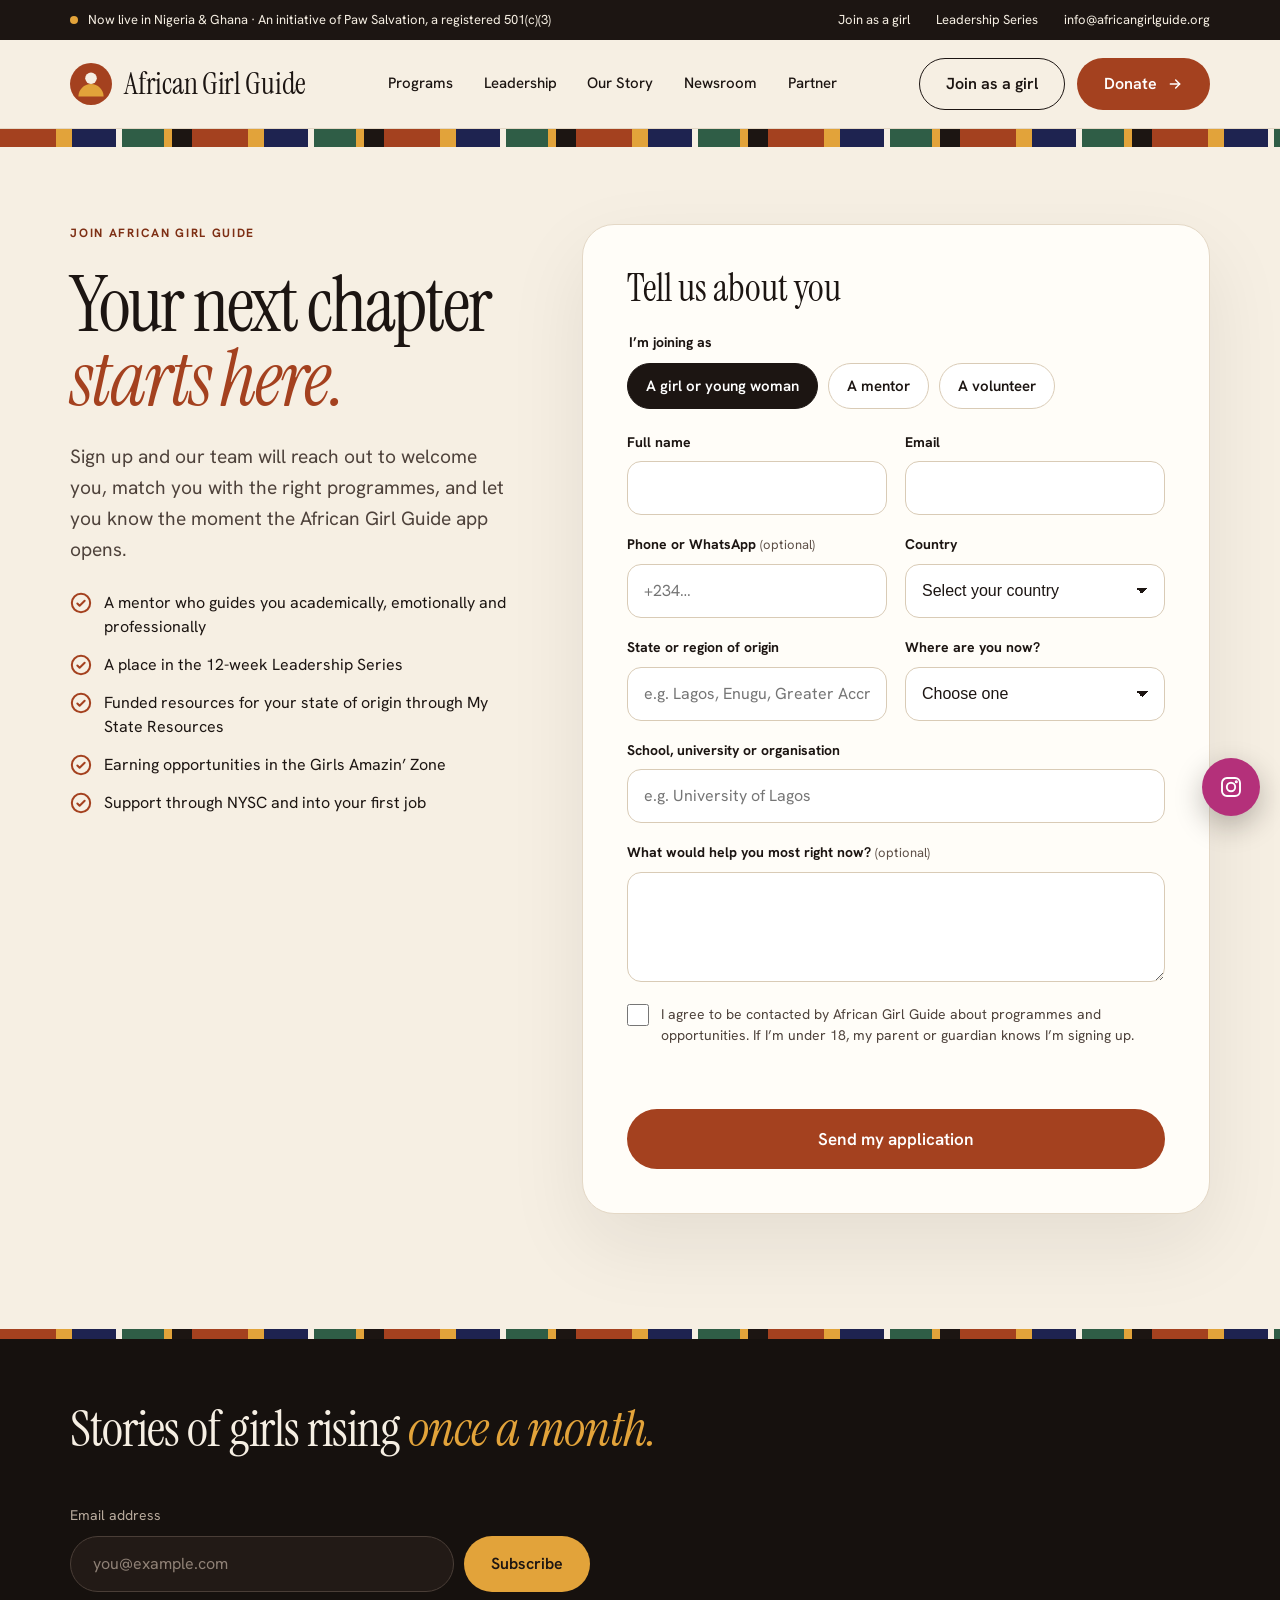
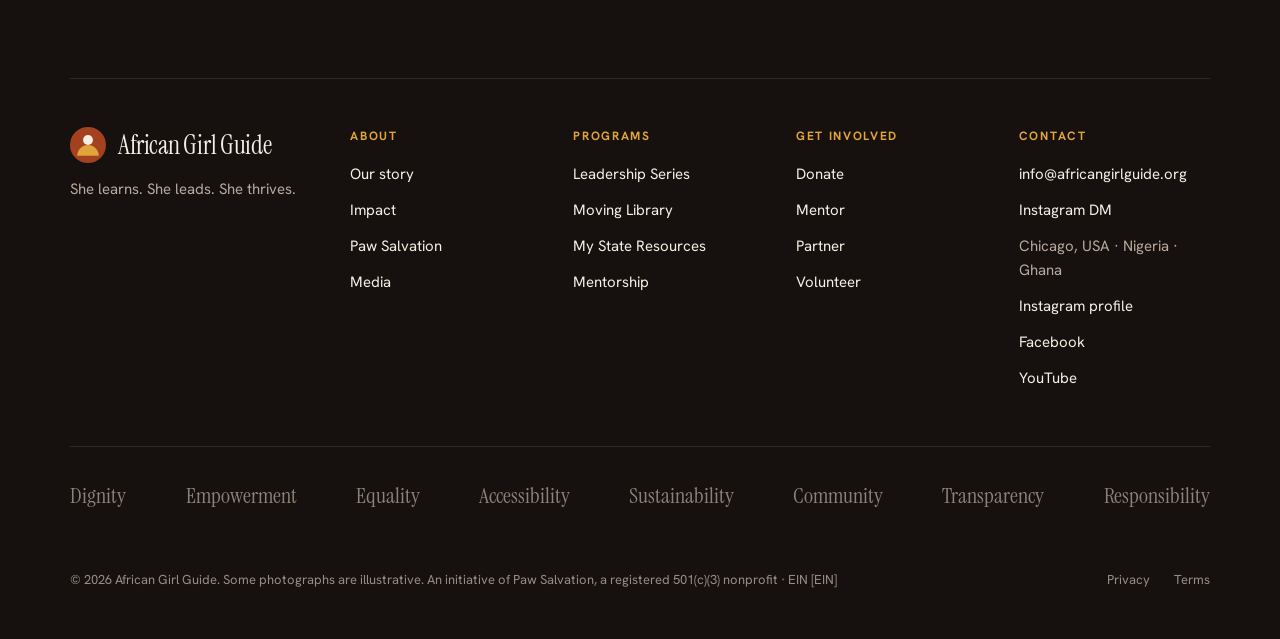
<file: join.html>
<!doctype html>
<html lang="en">
<head>
<meta charset="utf-8">
<meta name="viewport" content="width=device-width, initial-scale=1, viewport-fit=cover">
<title>Join | African Girl Guide</title>
<meta name="description" content="Join African Girl Guide as a girl, mentor or volunteer. Get mentorship, leadership training, state resources and earning opportunities.">
<meta name="theme-color" content="#F6EFE3">
<meta property="og:type" content="website">
<meta property="og:title" content="Join | African Girl Guide">
<meta property="og:description" content="Education support, mentorship and leadership for the African girl child. Now live in Nigeria and Ghana.">
<meta property="og:site_name" content="African Girl Guide">
<meta name="twitter:card" content="summary_large_image">
<link rel="icon" href="data:image/svg+xml,%3Csvg%20xmlns%3D%22http%3A//www.w3.org/2000/svg%22%20viewBox%3D%220%200%2040%2040%22%20xmlns%3Ac2pa%3D%22http%3A//c2pa.org/manifest%22%3E%3Cmetadata%3E%3Cc2pa%3Amanifest%[base64]%2BUOue/28uJVzmy2AAAAZljYm9yomdhY3Rpb25zgqJmYWN0aW9ua2MycGEub3BlbmVkanBhcmFtZXRlcnOha2luZ3JlZGllbnRzgaJjdXJseC1zZWxmI2p1bWJmPWMycGEuYXNzZXJ0aW9ucy9jMnBhLmluZ3JlZGllbnQudjNkaGFzaFggm4/PN3LX4PxHgP0C6e/[base64]%[base64]/EeA/QLp79H0qYpmCDmbBqs2xzZGO7C406JjdXJseCpzZWxmI2p1bWJmPWMycGEuYXNzZXJ0aW9ucy9jMnBhLmFjdGlvbnMudjJkaGFzaFgg35w/yuu5gFGuzwIzhx11g7RnYmvnwTZPQJImfTDfKPyiY3VybHgpc2VsZiNqdW1iZj1jMnBhLmFzc2VydGlvbnMvYzJwYS5oYXNoLmRhdGFkaGFzaFgglD1M%2BO733h/Y51b%2B2g44LBQKV4R0wz/aAqo2hMkQExp0Y2xhaW1fZ2VuZXJhdG9yX2luZm%[base64]/[base64]/3cyjxFA3Qo5S46fX0/ihY0VZ7mfb9KF703t5OjWDBWMA4GA1UdDwEB/wQEAwIHgDAVBgNVHSUEDjAMBgorBgEEAYPoXgIBMAwGA1UdEwEB/wQCMAAwHwYDVR0jBBgwFoAUzlHiBIFOZFsj%2BOPEz5o%2BnMHXXMIwCgYIKoZIzj0EAwMDZwAwZAIwMXMdFJ4BetLLVY7ORuE9noqbbAZOZn/aArXyTwFAZfKrPzxF2vPoJNf1%2BUCdg1XGAjBwX1zd9WGqYkqmL5SFqw1QySjr1zJfpJM9%2B1rdDwSPLMOPOjKuiXjoU/[base64]/BnI8uarfYmRK7hcsPLVxmveGRLNJ1gKCsA1rcUyzzdkfHrmC1wE5y%2BOTgkphy8kJbGc5U4w%3D%3C/c2pa%3Amanifest%3E%3C/metadata%3E%3Ccircle%20cx%3D%2220%22%20cy%3D%2220%22%20r%3D%2220%22%20fill%3D%22%23A4411F%22/%3E%3Cpath%20d%3D%22M8%2032a12%2012%200%200%201%2024%200z%22%20fill%3D%22%23E2A33A%22/%3E%3Ccircle%20cx%3D%2220%22%20cy%3D%2214.5%22%20r%3D%225.5%22%20fill%3D%22%23F6EFE3%22/%3E%3C/svg%3E" type="image/svg+xml">
<link rel="preconnect" href="https://fonts.googleapis.com">
<link rel="preconnect" href="https://fonts.gstatic.com" crossorigin>
<link href="https://fonts.googleapis.com/css2?family=Instrument+Serif:ital@0;1&family=Hanken+Grotesk:wght@400;500;600;700&display=swap" rel="stylesheet">
<style>
/* African Girl Guide — site styles
   Palette: ivory, terracotta, indigo, gold, forest. Type: Instrument Serif + Hanken Grotesk. */

:root {
  --ivory: #F6EFE3;
  --paper: #FFFDF8;
  --cream: #FBF7F0;
  --sand: #EFE2CE;
  --sand-2: #F3E7D6;
  --ink: #1C1512;
  --ink-2: #16110E;
  --body: #4E423B;
  --muted: #5E5048;
  --line: #E4D8C6;
  --line-2: #D9CBB6;
  --terra: #A4411F;
  --terra-d: #7E2F14;
  --terra-dd: #8C3518;
  --indigo: #1E2350;
  --indigo-2: #2A3170;
  --indigo-line: #3A4180;
  --gold: #E2A33A;
  --green: #2F5D46;
  --serif: 'Instrument Serif', Georgia, 'Times New Roman', serif;
  --sans: 'Hanken Grotesk', system-ui, -apple-system, 'Segoe UI', sans-serif;
  --pad: clamp(20px, 5.5vw, 80px);
  --section: clamp(64px, 9vw, 120px);
  --radius-lg: 28px;
  --radius-md: 20px;
}

*, *::before, *::after { box-sizing: border-box; }
html { scroll-behavior: smooth; -webkit-text-size-adjust: 100%; }
body {
  margin: 0;
  background: var(--ivory);
  color: var(--ink);
  font-family: var(--sans);
  font-size: 17px;
  line-height: 1.6;
  -webkit-font-smoothing: antialiased;
  overflow-x: hidden;
}
img { max-width: 100%; display: block; }
a { color: var(--terra); text-decoration: none; }
a:hover { color: var(--terra-d); }
h1, h2, h3, p, blockquote, figure { margin: 0; }
button, input { font: inherit; }
:focus-visible { outline: 3px solid var(--gold); outline-offset: 3px; border-radius: 6px; }
.sr-only { position: absolute; width: 1px; height: 1px; padding: 0; margin: -1px; overflow: hidden; clip: rect(0 0 0 0); white-space: nowrap; border: 0; }
.skip { position: absolute; left: 12px; top: -60px; background: var(--ink); color: #fff; padding: 12px 18px; border-radius: 999px; z-index: 100; }
.skip:focus { top: 12px; color: #fff; }

.wrap { width: 100%; max-width: 1440px; margin: 0 auto; padding-inline: var(--pad); }
.serif { font-family: var(--serif); font-weight: 400; }
em.accent { font-style: italic; color: var(--terra); }
em.gold { font-style: italic; color: var(--gold); }

/* Patterned photo slots — swap in <img> when photography is ready */
.photo { position: relative; overflow: hidden; display: flex; align-items: flex-end; padding: 18px; }
.photo > img { position: absolute; inset: 0; width: 100%; height: 100%; object-fit: cover; }
.photo .cap { position: relative; z-index: 1; background: rgba(28,21,18,.78); color: #fff; font-size: 12px; font-weight: 600; letter-spacing: .03em; padding: 7px 12px; border-radius: 999px; }
.ph   { background-color: #C07A4F; background-image: repeating-linear-gradient(135deg, rgba(255,255,255,.09) 0 2px, transparent 2px 16px); }
.ph-i { background-color: var(--indigo-2); background-image: repeating-linear-gradient(135deg, rgba(255,255,255,.08) 0 2px, transparent 2px 16px); }
.ph-g { background-color: var(--green); background-image: repeating-linear-gradient(45deg, rgba(255,255,255,.08) 0 2px, transparent 2px 14px); }
.ph-s { background-color: #D9B98F; background-image: repeating-linear-gradient(135deg, rgba(28,21,18,.07) 0 2px, transparent 2px 16px); }
.kente { background-image: repeating-linear-gradient(90deg, var(--terra) 0 56px, var(--gold) 56px 72px, var(--indigo) 72px 116px, var(--ivory) 116px 122px, var(--green) 122px 164px, var(--gold) 164px 172px, var(--ink) 172px 192px); }
.kente-band { height: 18px; }
.kente-thin { height: 10px; }

/* Buttons */
.btn { display: inline-flex; align-items: center; justify-content: center; gap: 10px; min-height: 52px; padding: 0 26px; border-radius: 999px; font-weight: 600; font-size: 16px; border: 1.5px solid transparent; cursor: pointer; transition: background-color .15s, color .15s, border-color .15s; white-space: nowrap; }
.btn svg { flex-shrink: 0; }
.btn-lg { min-height: 60px; padding: 0 32px; font-size: 17px; }
.btn-primary { background: var(--terra); color: #fff; }
.btn-primary:hover { background: var(--terra-d); color: #fff; }
.btn-outline { border-color: var(--ink); color: var(--ink); background: transparent; }
.btn-outline:hover { background: var(--ink); color: #fff; }
.btn-dark { background: var(--ink); color: #fff; }
.btn-dark:hover { background: #000; color: #fff; }
.btn-gold { background: var(--gold); color: var(--ink); }
.btn-gold:hover { background: #F0B550; color: var(--ink); }
.btn-white { background: #fff; color: var(--terra-d); }
.btn-white:hover { background: var(--sand); color: var(--terra-d); }
.btn-ghost-light { border-color: #fff; color: #fff; }
.btn-ghost-light:hover { background: #fff; color: var(--terra-d); }
.text-link { font-weight: 600; }

.kicker { font-size: 12px; font-weight: 700; letter-spacing: .14em; text-transform: uppercase; color: var(--terra-d); }
.kicker.on-dark { color: var(--gold); }
.kicker.green { color: var(--green); }
.lede { font-size: clamp(17px, 1.5vw, 20px); line-height: 1.6; color: var(--body); max-width: 560px; }
.h-xl { font-family: var(--serif); font-weight: 400; font-size: clamp(42px, 5.2vw, 76px); line-height: 1; letter-spacing: -.02em; }
.h-lg { font-family: var(--serif); font-weight: 400; font-size: clamp(36px, 4vw, 58px); line-height: 1.03; letter-spacing: -.02em; }
.section-head { display: flex; justify-content: space-between; align-items: flex-end; gap: 32px; flex-wrap: wrap; margin-bottom: clamp(32px, 4vw, 48px); }
.section-head .stack { display: flex; flex-direction: column; gap: 14px; }
.section-head p { max-width: 400px; color: var(--muted); font-size: 16px; }

/* Utility bar */
.utility { background: var(--ink); color: var(--ivory); font-size: 13px; }
.utility .wrap { display: flex; justify-content: space-between; align-items: center; min-height: 40px; gap: 16px; }
.utility .dot { width: 8px; height: 8px; border-radius: 50%; background: var(--gold); display: inline-block; margin-right: 10px; flex-shrink: 0; }
.utility .left { display: flex; align-items: center; }
.utility .links { display: flex; gap: 26px; }
.utility a { color: var(--ivory); }
.utility a:hover { color: var(--gold); }

/* Header / nav */
.site-header { position: sticky; top: 0; z-index: 50; background: rgba(246,239,227,.96); backdrop-filter: saturate(1.2) blur(8px); border-bottom: 1px solid var(--line); }
.site-header .wrap { display: flex; align-items: center; justify-content: space-between; min-height: 88px; gap: 24px; }
.brand { display: flex; align-items: center; gap: 12px; color: var(--ink); }
.brand:hover { color: var(--ink); }
.brand .name { font-family: var(--serif); font-size: 30px; line-height: 1; letter-spacing: -.01em; white-space: nowrap; }
.nav-links { display: flex; gap: clamp(20px, 2.4vw, 36px); font-size: 15px; font-weight: 500; }
.nav-links a { color: var(--ink); padding: 8px 0; border-bottom: 2px solid transparent; }
.nav-links a:hover, .nav-links a[aria-current="page"] { border-bottom-color: var(--terra); color: var(--ink); }
.nav-cta { display: flex; gap: 12px; align-items: center; }
.menu-btn { display: none; width: 48px; height: 48px; border-radius: 50%; border: 1.5px solid var(--ink); background: transparent; align-items: center; justify-content: center; cursor: pointer; }
.mobile-menu { display: none; background: var(--ink); }
.mobile-menu.open { display: block; }
.mobile-menu .wrap { display: flex; flex-direction: column; gap: 2px; padding-block: 20px 28px; }
.mobile-menu a.big { font-family: var(--serif); font-size: 34px; color: var(--ivory); padding: 6px 0; }
.mobile-menu .btn { margin-top: 14px; }

/* Hero */
.hero .wrap { display: grid; grid-template-columns: minmax(0, 1fr) minmax(0, 1fr); gap: 40px; align-items: center; padding-block: clamp(40px, 5vw, 72px) clamp(48px, 6vw, 88px); }
.hero-copy { display: flex; flex-direction: column; gap: 28px; }
.pill { align-self: flex-start; display: inline-flex; align-items: center; gap: 10px; padding: 9px 16px; border-radius: 999px; background: var(--sand); font-size: 12px; font-weight: 700; letter-spacing: .1em; text-transform: uppercase; color: var(--terra-d); }
.hero h1 { font-family: var(--serif); font-weight: 400; font-size: clamp(64px, 9.2vw, 132px); line-height: .9; letter-spacing: -.035em; }
.hero h1 span { display: block; }
.hero-actions { display: flex; gap: 14px; flex-wrap: wrap; }
.hero-stats { display: flex; gap: 32px; flex-wrap: wrap; padding-top: 22px; border-top: 1px solid var(--line); font-size: 14px; color: var(--muted); }
.hero-stats div { display: flex; flex-direction: column; }
.hero-stats strong { font-family: var(--serif); font-weight: 400; font-size: 30px; color: var(--ink); line-height: 1.2; }

.collage { position: relative; aspect-ratio: 616 / 680; width: 100%; max-width: 640px; justify-self: end; }
.collage > * { position: absolute; }
.collage .c-circle { left: 0; top: 10%; width: 28.5%; aspect-ratio: 1; border-radius: 50%; }
.collage .c-sun { left: 24%; top: 3%; width: 10.4%; aspect-ratio: 1; border-radius: 50%; background: var(--gold); }
.collage .c-rect { left: 0; top: 42.6%; width: 28.5%; height: 36.8%; border-radius: 24px; }
.collage .c-stripe { left: 0; top: 83.2%; width: 28.5%; height: 12px; }
.collage .c-arch { left: 33%; top: 0; width: 65%; height: 82.4%; border-radius: 999px 999px 28px 28px; }
.live-card { left: 48.7%; top: 71.5%; width: min(300px, 51%); background: var(--paper); border-radius: 22px; padding: 22px; box-shadow: 0 24px 60px rgba(28,21,18,.18); display: flex; flex-direction: column; gap: 10px; }
.live-card .now { display: flex; align-items: center; gap: 8px; font-size: 11px; font-weight: 700; letter-spacing: .14em; text-transform: uppercase; color: var(--green); }
.live-card .now i { width: 8px; height: 8px; border-radius: 50%; background: var(--green); display: inline-block; animation: pulse 2.4s ease-in-out infinite; }
.live-card .title { font-family: var(--serif); font-size: 26px; line-height: 1.05; }
.live-card .meta { display: flex; gap: 16px; font-size: 13px; color: var(--muted); }
.live-card .meta b { color: var(--ink); }
.live-card a { font-size: 14px; font-weight: 600; }
@keyframes pulse { 0%, 100% { opacity: 1; } 50% { opacity: .35; } }

/* Featured strip */
.featured { border-bottom: 1px solid var(--line); }
.featured .wrap { display: flex; align-items: center; gap: 48px; padding-block: 32px; }
.featured .label { font-size: 12px; font-weight: 700; letter-spacing: .14em; text-transform: uppercase; color: #6B5B50; width: 150px; flex-shrink: 0; line-height: 1.5; }
.featured .names { display: flex; flex-grow: 1; justify-content: space-between; gap: 28px; font-family: var(--serif); font-size: clamp(22px, 2vw, 27px); color: #3A2E28; white-space: nowrap; }

/* Mission */
.mission { padding-block: var(--section) calc(var(--section) - 10px); }
.mission .statement { display: grid; grid-template-columns: 150px minmax(0, 1fr); gap: 80px; align-items: start; }
.mission .statement .kicker { padding-top: 16px; }
.mission h2 { font-family: var(--serif); font-weight: 400; font-size: clamp(38px, 4.7vw, 68px); line-height: 1.04; letter-spacing: -.02em; max-width: 1040px; }
.mission .cols { display: grid; grid-template-columns: repeat(3, minmax(0, 1fr)); gap: 40px; margin-top: 72px; padding-left: 230px; }
.mission .cols h3 { font-size: 15px; font-weight: 700; letter-spacing: .02em; margin-bottom: 12px; }
.mission .cols p { font-size: 16px; line-height: 1.7; color: var(--muted); }

/* Pillars */
.pillars { padding-bottom: var(--section); }
.pillars .section-head { border-top: 1px solid var(--line-2); padding-top: 44px; }
.pillar-grid { display: grid; grid-template-columns: repeat(3, minmax(0, 1fr)); gap: 24px; }
.pillar { background: var(--paper); border: 1px solid var(--line); border-radius: var(--radius-lg); overflow: hidden; display: flex; flex-direction: column; }
.pillar .photo { height: 200px; padding: 0; }
.pillar .body { padding: 32px; display: flex; flex-direction: column; gap: 16px; }
.pillar .num { font-family: var(--serif); font-size: 64px; line-height: .8; color: var(--terra); }
.pillar h3 { font-family: var(--serif); font-weight: 400; font-size: clamp(30px, 2.6vw, 36px); line-height: 1.05; }
.pillar p { font-size: 16px; line-height: 1.65; color: var(--muted); }
.chips { display: flex; flex-wrap: wrap; gap: 8px; padding-top: 6px; }
.chips span { font-size: 13px; font-weight: 600; padding: 7px 12px; border-radius: 999px; background: var(--sand-2); }
.pillar.dark { background: var(--indigo); border-color: var(--indigo); color: var(--ivory); }
.pillar.dark .num { color: var(--gold); }
.pillar.dark p { color: #D6D2E4; }
.pillar.dark .chips span { background: #2F3670; }
.tag-outline { font-size: 11px; font-weight: 700; letter-spacing: .12em; text-transform: uppercase; padding: 7px 11px; border-radius: 999px; border: 1px solid var(--green); color: var(--green); }
.row-between { display: flex; justify-content: space-between; align-items: flex-start; gap: 12px; }

/* Impact */
.impact { background: var(--indigo); color: var(--ivory); padding-bottom: var(--section); }
.impact .section-head { padding-top: 72px; }
.impact .section-head p { color: #D6D2E4; }
.stats { display: grid; grid-template-columns: repeat(5, minmax(0, 1fr)); }
.stat { padding: 0 28px; display: flex; flex-direction: column; gap: 12px; border-right: 1px solid var(--indigo-line); }
.stat:first-child { padding-left: 0; }
.stat:last-child { border-right: 0; padding-right: 0; }
.stat .n { font-family: var(--serif); font-size: clamp(64px, 7vw, 104px); line-height: .9; color: var(--gold); }
.stat .l { font-size: 15px; line-height: 1.5; color: #E8E4F2; }

/* Programs */
.programs { padding-block: var(--section); }
.tablist { display: flex; gap: 10px; flex-wrap: wrap; margin-bottom: 44px; }
.tab { min-height: 52px; padding: 0 24px; border-radius: 999px; border: 1.5px solid #CDBBA3; background: transparent; color: var(--ink); font-weight: 600; font-size: 15px; cursor: pointer; }
.tab:hover { border-color: var(--ink); }
.tab[aria-selected="true"] { background: var(--ink); border-color: var(--ink); color: #fff; }
.panel { display: grid; grid-template-columns: minmax(0, 1fr) minmax(0, 1fr); gap: 56px; align-items: center; }
.panel[hidden] { display: none; }
.panel .photo { height: 480px; border-radius: 32px; flex-direction: column; justify-content: space-between; align-items: flex-start; padding: 26px; }
.panel .badge { position: relative; z-index: 1; background: var(--paper); color: var(--ink); font-size: 13px; font-weight: 700; padding: 8px 14px; border-radius: 999px; }
.panel .copy { display: flex; flex-direction: column; gap: 22px; }
.panel h3 { font-family: var(--serif); font-weight: 400; font-size: clamp(40px, 4vw, 56px); line-height: 1; letter-spacing: -.02em; }
.panel .copy > p { font-size: 19px; line-height: 1.6; color: var(--body); }
.checks { list-style: none; padding: 8px 0; margin: 0; display: flex; flex-direction: column; gap: 12px; }
.checks li { display: flex; gap: 12px; align-items: flex-start; font-size: 16px; line-height: 1.5; }
.checks svg { flex-shrink: 0; margin-top: 1px; }
.panel .btn { align-self: flex-start; }

/* Journey */
.journey { background: var(--sand); padding-block: calc(var(--section) - 10px); }
.steps { display: grid; grid-template-columns: repeat(4, minmax(0, 1fr)); list-style: none; padding: 0; margin: 0; }
.step { display: flex; flex-direction: column; gap: 22px; padding-right: 28px; }
.step .rail { display: flex; align-items: center; }
.step .dotnum { width: 52px; height: 52px; border-radius: 50%; color: #fff; display: flex; align-items: center; justify-content: center; font-weight: 700; flex-shrink: 0; }
.step .line { flex-grow: 1; border-top: 2px dashed currentColor; margin-left: 12px; }
.step .word { font-family: var(--serif); font-size: clamp(48px, 4.4vw, 60px); line-height: .9; }
.step p { font-size: 16px; line-height: 1.6; color: var(--body); }
.step:last-child { padding-right: 0; }

/* Story teaser */
.teaser { background: var(--ink); color: var(--ivory); }
.teaser .wrap { display: flex; justify-content: space-between; align-items: center; gap: 48px; padding-block: 90px; }
.teaser .left { display: flex; align-items: center; gap: 40px; }
.teaser .photo { width: 160px; height: 200px; border-radius: 80px 80px 18px 18px; flex-shrink: 0; padding: 0; }
.teaser .stack { display: flex; flex-direction: column; gap: 16px; }
.teaser h2 { max-width: 760px; }
.teaser .q { font-family: var(--serif); font-style: italic; font-size: clamp(20px, 2vw, 26px); line-height: 1.25; color: #D9CFC4; }
.teaser .q small { font-family: var(--sans); font-style: normal; font-size: 14px; color: #B8AA9C; margin-left: 6px; }

/* Newsroom */
.news { padding-block: var(--section); }
.news-grid { display: grid; grid-template-columns: repeat(3, minmax(0, 1fr)); gap: 28px; }
.card-news { display: flex; flex-direction: column; gap: 16px; color: var(--ink); }
.card-news:hover { color: var(--ink); }
.card-news:hover .title { text-decoration: underline; text-decoration-thickness: 1px; text-underline-offset: 5px; }
.card-news .photo { height: 260px; border-radius: 24px; padding: 0; }
.card-news .meta { font-size: 13px; font-weight: 600; color: #6B5B50; }
.card-news .title { font-family: var(--serif); font-size: 32px; line-height: 1.08; }
.card-news .sum { font-size: 16px; line-height: 1.6; color: var(--muted); }
.card-news .more { font-size: 15px; font-weight: 600; color: var(--terra); }

/* App */
.app .wrap { display: grid; grid-template-columns: minmax(0, 1fr) minmax(0, 1fr); gap: 72px; align-items: end; padding-top: calc(var(--section) - 10px); }
.app .copy { display: flex; flex-direction: column; gap: 26px; padding-bottom: calc(var(--section) - 10px); }
.app h2 { font-family: var(--serif); font-weight: 400; font-size: clamp(48px, 5.6vw, 80px); line-height: .98; letter-spacing: -.025em; }
.stores { display: flex; gap: 12px; flex-wrap: wrap; align-items: center; }
.store { min-height: 58px; padding: 8px 22px; background: var(--ink); color: #fff; border-radius: 14px; display: flex; flex-direction: column; justify-content: center; font-size: 12px; line-height: 1.3; }
.store span { color: #B8AA9C; }
.store strong { font-size: 17px; }
.phone-stage { position: relative; height: 560px; display: flex; justify-content: center; }
.phone-stage .arch { position: absolute; left: 50%; bottom: 0; width: min(520px, 100%); height: 520px; transform: translateX(-50%); border-radius: 260px 260px 0 0; background: var(--sand); }
.phone { position: relative; width: 300px; height: 560px; background: var(--ink); border-radius: 48px 48px 0 0; padding: 12px 12px 0; }
.screen { height: 100%; background: var(--cream); border-radius: 38px 38px 0 0; padding: 28px 20px; display: flex; flex-direction: column; gap: 14px; }
.screen .hi { display: flex; justify-content: space-between; align-items: center; font-family: var(--serif); font-size: 26px; }
.s-card { border-radius: 18px; padding: 14px 16px; display: flex; flex-direction: column; gap: 4px; background: #fff; border: 1px solid var(--line); }
.s-card small { font-size: 12px; color: #6B5B50; }
.s-card b { font-size: 15px; }
.s-card.dark { background: var(--indigo); border-color: var(--indigo); color: #fff; gap: 8px; }
.s-card.dark small { color: var(--gold); font-weight: 700; letter-spacing: .12em; text-transform: uppercase; font-size: 10px; }
.s-card.dark b { font-family: var(--serif); font-weight: 400; font-size: 20px; }
.s-card.sand { background: var(--sand-2); border-color: var(--sand-2); }
.s-card.sand small { color: var(--terra-d); font-weight: 700; }
.bar { height: 6px; border-radius: 3px; background: var(--indigo-line); }
.bar i { display: block; width: 17%; height: 6px; border-radius: 3px; background: var(--gold); }

/* Footer */
.site-footer { background: var(--ink-2); color: var(--ivory); }
.site-footer .wrap { display: flex; flex-direction: column; gap: 56px; padding-block: 40px 48px; }
.newsletter { display: flex; justify-content: space-between; align-items: flex-end; gap: 48px; flex-wrap: wrap; padding-top: 24px; }
.newsletter h2 { max-width: 620px; }
.nl-form { display: flex; flex-direction: column; gap: 10px; width: min(520px, 100%); }
.nl-form label { font-size: 14px; color: #B8AA9C; }
.nl-row { display: flex; gap: 10px; }
.nl-row input { flex-grow: 1; min-width: 0; min-height: 56px; border-radius: 999px; border: 1px solid #4A3E37; background: #221A16; color: var(--ivory); padding: 0 22px; font-size: 16px; }
.nl-row input::placeholder { color: #8F8176; }
.form-msg { font-size: 14px; color: var(--gold); min-height: 1.4em; }
.foot-cols { display: grid; grid-template-columns: 1.3fr repeat(4, minmax(0, 1fr)); gap: 32px; border-top: 1px solid #332A25; padding-top: 48px; }
.foot-cols .brand { color: var(--ivory); }
.foot-cols .brand .name { font-size: 26px; }
.foot-cols p { font-size: 15px; color: #B8AA9C; margin-top: 14px; }
.foot-col { display: flex; flex-direction: column; gap: 12px; font-size: 15px; }
.foot-col h3 { font-size: 12px; font-weight: 700; letter-spacing: .14em; text-transform: uppercase; color: var(--gold); margin-bottom: 4px; }
.foot-col a { color: var(--ivory); }
.foot-col a:hover { color: var(--gold); }
.foot-col span { color: #B8AA9C; }
.values { display: flex; justify-content: space-between; flex-wrap: wrap; gap: 8px 24px; font-family: var(--serif); font-size: clamp(18px, 1.7vw, 24px); color: #8F8176; border-top: 1px solid #332A25; padding-top: 32px; }
.legal { display: flex; justify-content: space-between; gap: 16px 24px; flex-wrap: wrap; font-size: 13px; color: #9A8C80; }
.legal a { color: #9A8C80; }
.legal a:hover { color: var(--ivory); }
.legal .links { display: flex; gap: 24px; }

/* About page */
.founder { background: var(--ink); color: var(--ivory); }
.founder .wrap { display: grid; grid-template-columns: minmax(0, 1fr) minmax(0, 1fr); gap: 80px; align-items: center; padding-block: var(--section); }
.founder .portrait { position: relative; height: 640px; }
.founder .portrait .photo { position: absolute; left: 0; top: 0; width: min(480px, 84%); height: 100%; border-radius: 240px 240px 28px 28px; }
.founder .route { position: absolute; left: min(420px, 74%); top: 60px; width: 150px; height: 150px; border-radius: 50%; background: var(--gold); color: var(--ink); display: flex; align-items: center; justify-content: center; text-align: center; font-family: var(--serif); font-size: 22px; line-height: 1.05; }
.founder .copy { display: flex; flex-direction: column; gap: 26px; }
.founder .copy p { font-size: 18px; line-height: 1.7; color: #D9CFC4; }
.founder blockquote { font-family: var(--serif); font-style: italic; font-size: clamp(28px, 2.7vw, 38px); line-height: 1.15; }
.founder blockquote footer { margin-top: 14px; font-family: var(--sans); font-style: normal; font-size: 14px; letter-spacing: .03em; color: #B8AA9C; }
.awards { display: grid; grid-template-columns: repeat(2, minmax(0, 1fr)); gap: 16px; }
.award { border: 1px solid #3D322C; border-radius: 20px; padding: 20px; display: flex; flex-direction: column; gap: 6px; }
.award small { font-size: 12px; font-weight: 700; letter-spacing: .12em; text-transform: uppercase; color: var(--gold); }
.award span { font-family: var(--serif); font-size: 24px; line-height: 1.15; }

.page-hero { padding-block: clamp(48px, 7vw, 96px) clamp(40px, 5vw, 64px); }
.page-hero .wrap { display: flex; flex-direction: column; gap: 22px; }
.page-hero h1 { font-family: var(--serif); font-weight: 400; font-size: clamp(52px, 7.6vw, 112px); line-height: .94; letter-spacing: -.03em; max-width: 1100px; }

.voices { background: var(--cream); border-top: 1px solid var(--line); }
.voices .wrap { display: flex; flex-direction: column; gap: 90px; padding-block: calc(var(--section) - 10px); }
.testimonial { display: grid; grid-template-columns: 3fr 9fr; gap: 64px; align-items: center; }
.testimonial .photo { height: 300px; border-radius: 150px 150px 24px 24px; padding: 0; }
.testimonial .mark { font-family: var(--serif); font-size: 120px; line-height: .5; color: var(--terra); display: block; height: 40px; }
.testimonial p { font-family: var(--serif); font-size: clamp(34px, 3.9vw, 56px); line-height: 1.08; letter-spacing: -.015em; margin: 16px 0 22px; }
.testimonial cite { font-style: normal; display: flex; flex-direction: column; gap: 4px; }
.testimonial cite b { font-size: 17px; }
.testimonial cite span { font-size: 15px; color: var(--muted); }
.board-grid { display: grid; grid-template-columns: repeat(5, minmax(0, 1fr)); gap: 20px; list-style: none; padding: 0; margin: 0; }
.board-grid li { display: flex; flex-direction: column; gap: 12px; }
.board-grid .photo { height: 220px; border-radius: 20px; padding: 16px; }
.board-grid .mono { position: relative; z-index: 1; font-family: var(--serif); font-size: 44px; color: #fff; line-height: 1; }
.board-grid b { font-size: 17px; }
.board-grid span { font-size: 14px; line-height: 1.5; color: var(--muted); }
.board-head { border-top: 1px solid var(--line-2); padding-top: 40px; }

.partner { background: var(--terra); color: #fff; }
.partner .wrap { display: grid; grid-template-columns: minmax(0, 1fr) minmax(0, 1fr); gap: 72px; align-items: center; padding-block: calc(var(--section) - 10px); }
.partner .copy { display: flex; flex-direction: column; gap: 26px; }
.partner .copy p { font-size: 18px; line-height: 1.65; color: #FCE9DD; }
.partner .kicker { color: #FFE2B8; }
.partner-grid { display: grid; grid-template-columns: repeat(2, minmax(0, 1fr)); gap: 14px; }
.partner-grid div { background: var(--terra-dd); border-radius: 20px; padding: 26px; display: flex; flex-direction: column; gap: 8px; }
.partner-grid b { font-family: var(--serif); font-weight: 400; font-size: 30px; line-height: 1.05; }
.partner-grid span { font-size: 14px; line-height: 1.5; color: #FCE9DD; }

/* Donate page */
.donate-top { padding-block: clamp(40px, 6vw, 80px) var(--section); }
.donate-top .wrap { display: grid; grid-template-columns: minmax(0, 1fr) minmax(0, 1fr); gap: clamp(32px, 5vw, 64px); align-items: start; }
.donate-intro { display: flex; flex-direction: column; gap: 28px; }
.donate-intro h1 { font-family: var(--serif); font-weight: 400; font-size: clamp(52px, 6vw, 84px); line-height: .96; letter-spacing: -.03em; }
.donate-intro .photo { height: 300px; border-radius: var(--radius-lg); }
.trust { list-style: none; padding: 0; margin: 0; display: flex; flex-direction: column; gap: 16px; }
.trust li { display: flex; gap: 14px; align-items: flex-start; font-size: 16px; line-height: 1.55; }
.trust svg { flex-shrink: 0; }
.give-card { background: var(--paper); border: 1px solid var(--line); border-radius: 32px; padding: clamp(24px, 3vw, 40px); box-shadow: 0 30px 80px rgba(28,21,18,.10); position: sticky; top: 112px; }
.give-card form { display: flex; flex-direction: column; gap: 28px; }
.give-card fieldset { border: 0; padding: 0; margin: 0; display: flex; flex-direction: column; gap: 12px; }
.give-card legend { font-size: 14px; font-weight: 700; padding: 0; margin-bottom: 12px; }
.seg { display: grid; grid-template-columns: 1fr 1fr; gap: 6px; padding: 6px; background: var(--sand-2); border-radius: 999px; }
.seg label, .amounts label, .funds label { cursor: pointer; }
.seg input, .amounts input, .funds input { position: absolute; opacity: 0; pointer-events: none; }
.seg span { display: flex; align-items: center; justify-content: center; min-height: 50px; border-radius: 999px; font-weight: 700; font-size: 16px; }
.seg input:checked + span { background: var(--ink); color: #fff; }
.seg input:focus-visible + span, .amounts input:focus-visible + span, .funds input:focus-visible + span { outline: 3px solid var(--gold); outline-offset: 2px; }
.amounts { display: grid; grid-template-columns: repeat(3, minmax(0, 1fr)); gap: 10px; }
.amounts span { display: flex; align-items: center; justify-content: center; min-height: 64px; border-radius: 16px; border: 1.5px solid var(--line-2); background: #fff; font-family: var(--serif); font-size: 30px; }
.amounts input:checked + span { background: var(--terra); border-color: var(--terra); color: #fff; }
.custom { display: flex; align-items: center; gap: 8px; min-height: 60px; border-radius: 16px; border: 1.5px solid var(--line-2); background: #fff; padding: 0 18px; }
.custom.active { border-color: var(--terra); }
.custom span { font-family: var(--serif); font-size: 28px; color: #6B5B50; }
.custom input { flex-grow: 1; min-width: 0; border: 0; outline: none; background: transparent; font-family: var(--serif); font-size: 28px; color: var(--ink); min-height: 56px; }
.custom-label { font-size: 14px; color: var(--muted); margin-top: 4px; }
.funds { display: grid; grid-template-columns: repeat(2, minmax(0, 1fr)); gap: 10px; }
.funds span { display: flex; flex-direction: column; gap: 4px; height: 100%; padding: 16px; border-radius: 16px; border: 1.5px solid var(--line); background: #fff; }
.funds b { font-size: 15px; }
.funds small { font-size: 13px; line-height: 1.4; color: var(--muted); }
.funds input:checked + span { border-color: var(--terra); background: #FBF1E8; }
.fee { display: flex; gap: 12px; align-items: center; font-size: 15px; line-height: 1.4; color: var(--body); }
.fee input { width: 22px; height: 22px; accent-color: var(--terra); margin: 0; flex-shrink: 0; }
.give-btn { min-height: 66px; font-size: 18px; font-weight: 700; width: 100%; border: 0; }
.give-note { font-size: 13px; line-height: 1.5; color: #6B5B50; text-align: center; }
.thanks { display: flex; flex-direction: column; gap: 22px; align-items: flex-start; padding: 12px 0; }
.thanks[hidden] { display: none; }
.thanks h2 { font-family: var(--serif); font-weight: 400; font-size: clamp(40px, 4vw, 56px); line-height: 1; }
.thanks p { font-size: 18px; line-height: 1.6; color: var(--body); }
.ways { background: var(--indigo); color: var(--ivory); padding-block: calc(var(--section) - 20px); }
.ways-grid { display: grid; grid-template-columns: repeat(4, minmax(0, 1fr)); gap: 18px; }
.ways-grid a { background: var(--indigo-2); border-radius: 24px; padding: 30px; display: flex; flex-direction: column; gap: 12px; color: var(--ivory); }
.ways-grid a:hover { background: #333B80; color: var(--ivory); }
.ways-grid b { font-family: var(--serif); font-weight: 400; font-size: 30px; line-height: 1.05; }
.ways-grid span { font-size: 15px; line-height: 1.55; color: #D6D2E4; }
.ways-grid em { font-style: normal; font-weight: 600; color: var(--gold); }
.foot-slim .wrap { gap: 20px; padding-block: 36px; }
.foot-slim .top { display: flex; justify-content: space-between; align-items: center; gap: 20px; flex-wrap: wrap; }
.foot-slim .top .links { display: flex; gap: 24px; flex-wrap: wrap; font-size: 15px; }
.foot-slim .top .links a { color: var(--ivory); }

/* ---------- Responsive ---------- */
@media (max-width: 1180px) {
  .nav-links { display: none; }
  .menu-btn { display: inline-flex; }
  .mission .cols { padding-left: 0; }
  .mission .statement { grid-template-columns: 1fr; gap: 20px; }
  .mission .statement .kicker { padding-top: 0; }
  .stats { grid-template-columns: repeat(3, minmax(0, 1fr)); row-gap: 40px; }
  .stat:nth-child(3) { border-right: 0; }
  .stat:nth-child(4) { padding-left: 0; }
  .foot-cols { grid-template-columns: repeat(3, minmax(0, 1fr)); }
  .foot-cols > :first-child { grid-column: 1 / -1; }
  .board-grid { grid-template-columns: repeat(3, minmax(0, 1fr)); }
  .ways-grid { grid-template-columns: repeat(2, minmax(0, 1fr)); }
  .featured .names { overflow-x: auto; justify-content: flex-start; scrollbar-width: none; }
}

@media (max-width: 900px) {
  .utility .links a:not(:first-child) { display: none; }
  .hero .wrap, .panel, .app .wrap, .founder .wrap, .partner .wrap, .donate-top .wrap { grid-template-columns: 1fr; }
  .collage { justify-self: stretch; max-width: 560px; margin-inline: auto; }
  .pillar-grid, .news-grid { grid-template-columns: 1fr; }
  .mission .cols { grid-template-columns: 1fr; gap: 28px; margin-top: 48px; }
  .steps { grid-template-columns: repeat(2, minmax(0, 1fr)); row-gap: 40px; }
  .step:nth-child(2) .line { display: none; }
  .panel { gap: 32px; }
  .panel .photo { height: 340px; }
  .teaser .wrap { flex-direction: column; align-items: flex-start; }
  .app .wrap { gap: 0; }
  .app .copy { padding-bottom: 48px; }
  .founder .portrait { height: 520px; }
  .testimonial { grid-template-columns: 1fr; gap: 28px; }
  .testimonial .photo { width: 220px; height: 260px; }
  .give-card { position: static; }
  .featured .wrap { flex-direction: column; align-items: flex-start; gap: 16px; }
  .featured .label { width: auto; }
  .featured .names { width: 100%; }
}

@media (max-width: 600px) {
  body { font-size: 16px; }
  .utility .wrap { font-size: 12px; }
  .utility .links { display: none; }
  .site-header .wrap { min-height: 72px; gap: 10px; }
  .brand svg { width: 32px; height: 32px; }
  .brand .name { font-size: 21px; }
  .nav-cta .join { display: none; }
  .nav-cta .btn { min-height: 46px; padding: 0 16px; font-size: 14px; }
  .nav-cta .btn svg { display: none; }
  .menu-btn { width: 46px; height: 46px; }
  .hero-actions .btn { width: 100%; }
  .live-card { position: relative !important; left: auto !important; top: auto !important; width: 100%; margin-top: -40px; }
  .collage { aspect-ratio: auto; height: auto; display: flex; flex-direction: column; }
  .collage > .c-circle, .collage > .c-sun, .collage > .c-rect, .collage > .c-stripe { display: none; }
  .collage .c-arch { position: relative; left: auto; width: 88%; height: 400px; margin-left: 12%; }
  .stats { grid-template-columns: repeat(2, minmax(0, 1fr)); }
  .stat { padding: 16px 0 0 !important; border-right: 0 !important; border-top: 1px solid var(--indigo-line); }
  .stat:last-child { grid-column: 1 / -1; }
  .steps { grid-template-columns: 1fr; }
  .step .line { display: none; }
  .tablist { flex-wrap: nowrap; overflow-x: auto; margin-inline: calc(var(--pad) * -1); padding-inline: var(--pad); scrollbar-width: none; }
  .tab { flex-shrink: 0; }
  .teaser .left { flex-direction: column; align-items: flex-start; gap: 24px; }
  .phone-stage { height: 520px; }
  .phone { width: 270px; height: 520px; }
  .nl-row { flex-direction: column; }
  .foot-cols { grid-template-columns: repeat(2, minmax(0, 1fr)); }
  .founder .portrait { height: 440px; }
  .founder .route { width: 116px; height: 116px; font-size: 18px; top: 20px; left: auto; right: 0; }
  .awards, .partner-grid, .ways-grid, .funds { grid-template-columns: 1fr; }
  .board-grid { grid-template-columns: repeat(2, minmax(0, 1fr)); }
  .partner .btn, .donate-intro .btn { width: 100%; }
  .card-news .photo { height: 200px; }
}

@media (prefers-reduced-motion: reduce) {
  html { scroll-behavior: auto; }
  * { animation: none !important; transition: none !important; }
}
.give-card form[hidden] { display: none; }

/* Floating contact buttons (WhatsApp + Instagram) */
.contact-float { position: fixed; right: max(20px, env(safe-area-inset-right)); bottom: calc(84px + env(safe-area-inset-bottom)); z-index: 60; display: flex; flex-direction: column; align-items: flex-end; gap: 12px; }
.cf-btn { display: flex; align-items: center; gap: 0; height: 58px; min-width: 58px; padding: 0 16px; border-radius: 999px; color: #fff; box-shadow: 0 10px 28px rgba(28,21,18,.28); transition: gap .2s, padding .2s, transform .15s; justify-content: center; }
.cf-btn:hover, .cf-btn:focus-visible { color: #fff; transform: translateY(-2px); gap: 10px; padding: 0 22px 0 18px; }
.cf-label { max-width: 0; overflow: hidden; white-space: nowrap; font-weight: 600; font-size: 15px; transition: max-width .25s; }
.cf-btn:hover .cf-label, .cf-btn:focus-visible .cf-label { max-width: 220px; }
.cf-wa { background: #128C4A; }
.cf-wa:hover { background: #0E7A3F; }
.cf-ig { background: #B4307A; }
.cf-ig:hover { background: #9A2667; }
.cf-btn svg { flex-shrink: 0; }
.cf-btn[hidden] { display: none; }
@media (max-width: 600px) {
  .contact-float { right: 14px; bottom: calc(76px + env(safe-area-inset-bottom)); gap: 10px; }
  .cf-btn { height: 52px; min-width: 52px; padding: 0 13px; }
  .cf-btn:hover, .cf-btn:focus-visible { gap: 0; padding: 0 13px; }
  .cf-btn .cf-label { display: none; }
}
@media print { .contact-float { display: none; } }

/* ---------- Join page ---------- */
.join .wrap { display: grid; grid-template-columns: minmax(0, 5fr) minmax(0, 7fr); gap: clamp(32px, 5vw, 72px); align-items: start; padding-block: clamp(40px, 6vw, 80px) var(--section); }
.join-intro { display: flex; flex-direction: column; gap: 26px; position: sticky; top: 120px; }
.join-intro h1 { font-family: var(--serif); font-weight: 400; font-size: clamp(52px, 6vw, 84px); line-height: .96; letter-spacing: -.03em; }
.benefits { list-style: none; margin: 0; padding: 0; display: flex; flex-direction: column; gap: 14px; }
.benefits li { display: flex; gap: 12px; align-items: flex-start; font-size: 16px; line-height: 1.5; }
.benefits svg { flex-shrink: 0; margin-top: 1px; }
.form-card { background: var(--paper); border: 1px solid var(--line); border-radius: 32px; padding: clamp(24px, 3.4vw, 44px); box-shadow: 0 30px 80px rgba(28,21,18,.08); }
.form-card form { display: flex; flex-direction: column; gap: 22px; }
.form-card form[hidden] { display: none; }
.form-card h2 { font-family: var(--serif); font-weight: 400; font-size: clamp(32px, 3vw, 42px); line-height: 1.05; }
.form-grid { display: grid; grid-template-columns: repeat(2, minmax(0, 1fr)); gap: 18px; }
.field { display: flex; flex-direction: column; gap: 8px; }
.field.full { grid-column: 1 / -1; }
.field label, .field .lbl { font-size: 14px; font-weight: 700; }
.field .hint { font-size: 13px; color: var(--muted); font-weight: 400; }
.field input, .field select, .field textarea { width: 100%; min-height: 54px; border-radius: 14px; border: 1.5px solid var(--line-2); background: #fff; padding: 0 16px; font-size: 16px; color: var(--ink); }
.field textarea { min-height: 110px; padding: 14px 16px; resize: vertical; line-height: 1.5; }
.field select { appearance: none; background-image: linear-gradient(45deg, transparent 50%, var(--ink) 50%), linear-gradient(135deg, var(--ink) 50%, transparent 50%); background-position: calc(100% - 22px) 50%, calc(100% - 16px) 50%; background-size: 6px 6px; background-repeat: no-repeat; padding-right: 40px; }
.field input:focus, .field select:focus, .field textarea:focus { border-color: var(--terra); outline: none; box-shadow: 0 0 0 3px rgba(164,65,31,.15); }
.choice-row { display: flex; flex-wrap: wrap; gap: 10px; }
.choice { position: relative; cursor: pointer; }
.choice input { position: absolute; opacity: 0; pointer-events: none; }
.choice span { display: inline-flex; align-items: center; min-height: 46px; padding: 0 18px; border-radius: 999px; border: 1.5px solid var(--line-2); background: #fff; font-size: 15px; font-weight: 600; }
.choice input:checked + span { background: var(--ink); border-color: var(--ink); color: #fff; }
.choice input:focus-visible + span { outline: 3px solid var(--gold); outline-offset: 2px; }
.consent { display: flex; gap: 12px; align-items: flex-start; font-size: 14px; line-height: 1.5; color: var(--body); }
.consent input { width: 22px; height: 22px; margin: 0; accent-color: var(--terra); flex-shrink: 0; }
.form-error { font-size: 14px; color: #A12A12; font-weight: 600; min-height: 1.4em; }
.hp { position: absolute; left: -9999px; }
.success { display: flex; flex-direction: column; gap: 18px; align-items: flex-start; }
.success[hidden] { display: none; }
.success h2 { font-family: var(--serif); font-weight: 400; font-size: clamp(40px, 4vw, 56px); line-height: 1; }
.success p { font-size: 18px; color: var(--body); }

/* ---------- Leadership page ---------- */
.lead-hero { background: var(--indigo); color: var(--ivory); }
.lead-hero .wrap { display: grid; grid-template-columns: minmax(0, 7fr) minmax(0, 5fr); gap: 56px; align-items: end; padding-block: clamp(56px, 8vw, 112px); }
.lead-hero h1 { font-family: var(--serif); font-weight: 400; font-size: clamp(56px, 8vw, 120px); line-height: .92; letter-spacing: -.035em; }
.lead-hero .lede { color: #D6D2E4; }
.lead-facts { display: grid; grid-template-columns: repeat(2, minmax(0, 1fr)); gap: 0; border-top: 1px solid var(--indigo-line); }
.lead-facts div { padding: 20px 0; display: flex; flex-direction: column; gap: 6px; border-bottom: 1px solid var(--indigo-line); }
.lead-facts div:nth-child(odd) { padding-right: 20px; border-right: 1px solid var(--indigo-line); }
.lead-facts div:nth-child(even) { padding-left: 20px; }
.lead-facts b { font-family: var(--serif); font-weight: 400; font-size: 44px; line-height: 1; color: var(--gold); }
.lead-facts span { font-size: 14px; color: #E8E4F2; }
.feature { padding-block: var(--section); }
.feature .wrap { display: grid; grid-template-columns: minmax(0, 1fr) minmax(0, 1fr); gap: 64px; align-items: center; }
.feature .photo { height: 520px; border-radius: 240px 240px 28px 28px; }
.feature .copy { display: flex; flex-direction: column; gap: 22px; }
.feature .copy p { font-size: 18px; line-height: 1.7; color: var(--body); }
.meta-row { display: flex; flex-wrap: wrap; gap: 8px; }
.meta-row span { font-size: 13px; font-weight: 600; padding: 7px 12px; border-radius: 999px; background: var(--sand-2); }
.weeks { background: var(--sand); padding-block: calc(var(--section) - 10px); }
.week-grid { display: grid; grid-template-columns: repeat(6, minmax(0, 1fr)); gap: 12px; list-style: none; margin: 0; padding: 0; }
.week { border-radius: 20px; padding: 18px; min-height: 140px; display: flex; flex-direction: column; justify-content: space-between; gap: 10px; background: rgba(255,253,248,.6); border: 1.5px dashed #CDBBA3; color: var(--muted); }
.week b { font-family: var(--serif); font-weight: 400; font-size: 34px; line-height: 1; color: var(--ink); }
.week small { font-size: 13px; line-height: 1.35; }
.week.done { background: var(--ink); border: 1.5px solid var(--ink); color: #D9CFC4; }
.week.done b { color: var(--gold); }
.week.done a { color: #fff; font-weight: 600; font-size: 13px; }
.efcc { padding-block: var(--section); }
.efcc .wrap { display: grid; grid-template-columns: minmax(0, 1fr) minmax(0, 1fr); gap: 64px; align-items: center; }
.efcc .photo { height: 420px; border-radius: 28px; }
.efcc .copy { display: flex; flex-direction: column; gap: 20px; }
.efcc .copy p { font-size: 18px; line-height: 1.7; color: var(--body); }
.cta-band { background: var(--terra); color: #fff; }
.cta-band .wrap { display: flex; justify-content: space-between; align-items: center; gap: 32px; flex-wrap: wrap; padding-block: 80px; }
.cta-band h2 { max-width: 760px; }

@media (max-width: 900px) {
  .join .wrap, .lead-hero .wrap, .feature .wrap, .efcc .wrap { grid-template-columns: 1fr; }
  .join-intro { position: static; }
  .week-grid { grid-template-columns: repeat(3, minmax(0, 1fr)); }
  .feature .photo { height: 400px; }
  .efcc .photo { height: 300px; }
}
@media (max-width: 600px) {
  .form-grid { grid-template-columns: 1fr; }
  .week-grid { grid-template-columns: repeat(2, minmax(0, 1fr)); }
  .cta-band .btn { width: 100%; }
}

/* ---------- Photography ---------- */
.photo > img { z-index: 0; }
.collage .c-circle, .collage .c-rect { overflow: hidden; }
.collage .c-circle img, .collage .c-rect img { width: 100%; height: 100%; object-fit: cover; display: block; }
.photo.showcase > img.contain { object-fit: contain; padding: 28px 28px 64px; }
.photo.graphic { justify-content: space-between; }
.panel-quote { position: relative; z-index: 1; font-family: var(--serif); font-size: clamp(30px, 3.2vw, 46px); line-height: 1.08; color: #fff; max-width: 440px; }
.photo.monogram { align-items: center; justify-content: center; }
.photo.monogram > span:first-child { font-family: var(--serif); font-size: clamp(72px, 9vw, 150px); color: rgba(255,255,255,.92); line-height: 1; letter-spacing: -.02em; }
.photo.monogram .cap { position: absolute; left: 18px; bottom: 18px; }
.teaser .photo.monogram > span:first-child { font-size: 56px; }
.founder .portrait .photo.monogram { display: flex; }
.photo.banner { height: clamp(240px, 38vw, 520px); border-radius: 28px; margin-top: 18px; padding: 0; }
.feature .photo.wide { border-radius: 28px; height: 440px; }
.card-news .photo > img, .pillar .photo > img { transition: transform .5s ease; }
.card-news:hover .photo > img, .pillar:hover .photo > img { transform: scale(1.04); }

/* ---------- Photo polish ---------- */
.photo:has(> img) { background-image: none; background-color: #E6DCCB; }
.photo > img { object-position: 50% 35%; }
.collage .c-circle, .collage .c-rect { background-image: none; background-color: #E6DCCB; }
.collage .c-circle img, .collage .c-rect img { object-position: 50% 30%; }
.photo.showcase { background: #EFE6D8 !important; background-image: none !important; border: 1px solid var(--line); }
.photo.showcase > img.contain { padding: 76px 40px 40px; filter: drop-shadow(0 18px 32px rgba(28,21,18,.16)); }
.photo.graphic::after { content: ""; position: absolute; inset: 0; background: linear-gradient(to top, rgba(18,13,10,.82) 0%, rgba(18,13,10,.35) 45%, rgba(18,13,10,.05) 75%); z-index: 0; }
.photo.graphic > .badge, .photo.graphic > .panel-quote { z-index: 1; }
.testimonial .photo.avatar { width: 240px; height: 240px; border-radius: 50%; justify-self: center; }
@media (max-width: 900px) { .testimonial .photo.avatar { width: 160px; height: 160px; justify-self: start; } }

</style>
<script type="application/ld+json">
{"@context":"https://schema.org","@type":"NGO","name":"African Girl Guide","slogan":"She Learns. She Leads. She Thrives.","email":"info@africangirlguide.org","url":"https://www.africangirlguide.org","parentOrganization":{"@type":"NGO","name":"Paw Salvation","url":"https://www.pawsalvation.com"},"founder":{"@type":"Person","name":"Jindu Elueze"},"areaServed":["Nigeria","Ghana"],"sameAs":["https://www.instagram.com/africangirlguide","https://www.facebook.com/africangirlguide","https://www.youtube.com/africangirlguide"]}
</script>
</head>
<body>
<a class="skip" href="#main">Skip to content</a>

<div class="utility">
  <div class="wrap">
    <div class="left"><span class="dot" aria-hidden="true"></span><span>Now live in Nigeria &amp; Ghana · An initiative of Paw Salvation, a registered 501(c)(3)</span></div>
    <div class="links"><a href="join.html">Join as a girl</a><a href="leadership.html">Leadership Series</a><a href="mailto:info@africangirlguide.org">info@africangirlguide.org</a></div>
  </div>
</div>

<header class="site-header">
  <div class="wrap">
    <a class="brand" href="index.html" aria-label="African Girl Guide home">
      <svg width="42" height="42" viewBox="0 0 40 40" aria-hidden="true"><circle cx="20" cy="20" r="20" fill="#A4411F"/><path d="M8 32a12 12 0 0 1 24 0z" fill="#E2A33A"/><circle cx="20" cy="14.5" r="5.5" fill="#F6EFE3"/></svg>
      <span class="name">African Girl Guide</span>
    </a>
    <nav class="nav-links" aria-label="Main">
      <a href="index.html#programs">Programs</a>
      <a href="leadership.html">Leadership</a>
      <a href="about.html">Our Story</a>
      <a href="index.html#news">Newsroom</a>
      <a href="about.html#partner">Partner</a>
    </nav>
    <div class="nav-cta">
      <a class="btn btn-outline join" href="join.html">Join as a girl</a>
      <a class="btn btn-primary" href="donate.html">Donate <svg width="16" height="16" viewBox="0 0 24 24" fill="none" stroke="currentColor" stroke-width="2.2" stroke-linecap="round" stroke-linejoin="round" aria-hidden="true"><path d="M5 12h14"/><path d="M13 6l6 6-6 6"/></svg></a>
      <button class="menu-btn" type="button" aria-label="Open menu" aria-expanded="false" aria-controls="mobile-menu"><svg width="20" height="20" viewBox="0 0 24 24" fill="none" stroke="#1C1512" stroke-width="2" stroke-linecap="round" aria-hidden="true"><path d="M4 8h16"/><path d="M4 16h16"/></svg></button>
    </div>
  </div>
  <div class="mobile-menu" id="mobile-menu">
    <div class="wrap">
      <a class="big" href="index.html#programs">Programs</a>
      <a class="big" href="leadership.html">Leadership Series</a>
      <a class="big" href="about.html">Our Story</a>
      <a class="big" href="index.html#news">Newsroom</a>
      <a class="big" href="about.html#partner">Partner with us</a>
      <a class="btn btn-ghost-light" href="join.html">Join as a girl</a>
    </div>
  </div>
</header>

<main id="main">
<div class="kente kente-band" aria-hidden="true"></div>
<section class="join" aria-labelledby="join-title">
  <div class="wrap">
    <div class="join-intro">
      <span class="kicker">Join African Girl Guide</span>
      <h1 id="join-title">Your next chapter <em class="accent">starts here.</em></h1>
      <p class="lede">Sign up and our team will reach out to welcome you, match you with the right programmes, and let you know the moment the African Girl Guide app opens.</p>
      <ul class="benefits">
        <li><svg width="22" height="22" viewBox="0 0 24 24" fill="none" stroke="#A4411F" stroke-width="2.2" stroke-linecap="round" stroke-linejoin="round" aria-hidden="true"><circle cx="12" cy="12" r="10"/><path d="M8 12.5l2.5 2.5L16 9.5"/></svg>A mentor who guides you academically, emotionally and professionally</li>
        <li><svg width="22" height="22" viewBox="0 0 24 24" fill="none" stroke="#A4411F" stroke-width="2.2" stroke-linecap="round" stroke-linejoin="round" aria-hidden="true"><circle cx="12" cy="12" r="10"/><path d="M8 12.5l2.5 2.5L16 9.5"/></svg>A place in the 12-week Leadership Series</li>
        <li id="state"><svg width="22" height="22" viewBox="0 0 24 24" fill="none" stroke="#A4411F" stroke-width="2.2" stroke-linecap="round" stroke-linejoin="round" aria-hidden="true"><circle cx="12" cy="12" r="10"/><path d="M8 12.5l2.5 2.5L16 9.5"/></svg>Funded resources for your state of origin through My State Resources</li>
        <li><svg width="22" height="22" viewBox="0 0 24 24" fill="none" stroke="#A4411F" stroke-width="2.2" stroke-linecap="round" stroke-linejoin="round" aria-hidden="true"><circle cx="12" cy="12" r="10"/><path d="M8 12.5l2.5 2.5L16 9.5"/></svg>Earning opportunities in the Girls Amazin’ Zone</li>
        <li><svg width="22" height="22" viewBox="0 0 24 24" fill="none" stroke="#A4411F" stroke-width="2.2" stroke-linecap="round" stroke-linejoin="round" aria-hidden="true"><circle cx="12" cy="12" r="10"/><path d="M8 12.5l2.5 2.5L16 9.5"/></svg>Support through NYSC and into your first job</li>
      </ul>
    </div>

    <div class="form-card">
      <form name="join" method="POST" action="join.html" data-netlify="true" netlify-honeypot="bot-field" data-ajax-form="join" novalidate>
        <input type="hidden" name="form-name" value="join">
        <p class="hp"><label>Leave this empty <input name="bot-field" tabindex="-1" autocomplete="off"></label></p>
        <h2>Tell us about you</h2>
        <fieldset class="field full" style="border:0;padding:0;margin:0">
          <legend class="lbl" style="margin-bottom:10px">I’m joining as</legend>
          <div class="choice-row">
            <label class="choice"><input type="radio" name="role" value="Girl or young woman" checked><span>A girl or young woman</span></label>
            <label class="choice"><input type="radio" name="role" value="Mentor"><span>A mentor</span></label>
            <label class="choice"><input type="radio" name="role" value="Volunteer"><span>A volunteer</span></label>
          </div>
        </fieldset>
        <div class="form-grid">
          <div class="field"><label for="j-name">Full name</label><input id="j-name" name="name" type="text" autocomplete="name" required></div>
          <div class="field"><label for="j-email">Email</label><input id="j-email" name="email" type="email" autocomplete="email" required></div>
          <div class="field"><label for="j-phone">Phone or WhatsApp <span class="hint">(optional)</span></label><input id="j-phone" name="phone" type="tel" autocomplete="tel" placeholder="+234…"></div>
          <div class="field"><label for="j-country">Country</label>
            <select id="j-country" name="country" required>
              <option value="">Select your country</option>
              <option>Nigeria</option><option>Ghana</option><option>Other African country</option><option>Outside Africa</option>
            </select></div>
          <div class="field"><label for="j-state">State or region of origin</label><input id="j-state" name="state" type="text" placeholder="e.g. Lagos, Enugu, Greater Accra"></div>
          <div class="field"><label for="j-stage">Where are you now?</label>
            <select id="j-stage" name="stage" required>
              <option value="">Choose one</option>
              <option>Secondary school</option><option>University or polytechnic</option><option>NYSC</option><option>Recent graduate</option><option>Working professional</option>
            </select></div>
          <div class="field full"><label for="j-school">School, university or organisation</label><input id="j-school" name="institution" type="text" placeholder="e.g. University of Lagos"></div>
          <div class="field full"><label for="j-msg">What would help you most right now? <span class="hint">(optional)</span></label><textarea id="j-msg" name="message"></textarea></div>
        </div>
        <label class="consent"><input type="checkbox" name="consent" value="yes" required>I agree to be contacted by African Girl Guide about programmes and opportunities. If I’m under 18, my parent or guardian knows I’m signing up.</label>
        <p class="form-error" role="alert"></p>
        <button class="btn btn-primary btn-lg" type="submit">Send my application</button>
      </form>
      <div class="success" data-success="join" hidden tabindex="-1">
        <svg width="64" height="64" viewBox="0 0 40 40" aria-hidden="true"><circle cx="20" cy="20" r="20" fill="#A4411F"/><path d="M8 32a12 12 0 0 1 24 0z" fill="#E2A33A"/><circle cx="20" cy="14.5" r="5.5" fill="#F6EFE3"/></svg>
        <h2>Welcome. <em class="accent">You’re in.</em></h2>
        <p>Thank you for joining African Girl Guide. Our team will be in touch soon by email or WhatsApp.</p>
        <a class="btn btn-dark" href="leadership.html">Explore the Leadership Series</a>
      </div>
    </div>
  </div>
</section>
</main>

<footer class="site-footer">
  <div class="kente kente-thin" aria-hidden="true"></div>
  <div class="wrap">
    <div class="newsletter">
      <h2 class="h-lg">Stories of girls rising <em class="gold">once a month.</em></h2>
      <form class="nl-form" name="newsletter" method="POST" action="index.html" data-netlify="true" netlify-honeypot="bot-field" data-newsletter novalidate>
        <input type="hidden" name="form-name" value="newsletter">
        <p class="hp"><label>Leave this empty <input name="bot-field" tabindex="-1" autocomplete="off"></label></p>
        <label for="nl-email">Email address</label>
        <div class="nl-row"><input id="nl-email" name="email" type="email" autocomplete="email" placeholder="you@example.com" required><button class="btn btn-gold" type="submit">Subscribe</button></div>
        <p class="form-msg" role="status" aria-live="polite"></p>
      </form>
    </div>
    <div class="foot-cols">
      <div>
        <a class="brand" href="index.html"><svg width="36" height="36" viewBox="0 0 40 40" aria-hidden="true"><circle cx="20" cy="20" r="20" fill="#A4411F"/><path d="M8 32a12 12 0 0 1 24 0z" fill="#E2A33A"/><circle cx="20" cy="14.5" r="5.5" fill="#F6EFE3"/></svg><span class="name">African Girl Guide</span></a>
        <p>She learns. She leads. She thrives.</p>
      </div>
      <div class="foot-col"><h3>About</h3><a href="about.html">Our story</a><a href="index.html#impact">Impact</a><a href="https://www.pawsalvation.com/">Paw Salvation</a><a href="index.html#news">Media</a></div>
      <div class="foot-col"><h3>Programs</h3><a href="leadership.html">Leadership Series</a><a href="index.html#programs">Moving Library</a><a href="join.html#state">My State Resources</a><a href="index.html#programs">Mentorship</a></div>
      <div class="foot-col"><h3>Get involved</h3><a href="donate.html">Donate</a><a href="mailto:info@africangirlguide.org?subject=I%20want%20to%20mentor">Mentor</a><a href="about.html#partner">Partner</a><a href="mailto:info@africangirlguide.org?subject=Volunteering">Volunteer</a></div>
      <div class="foot-col"><h3>Contact</h3><a href="mailto:info@africangirlguide.org">info@africangirlguide.org</a><a data-whatsapp href="https://wa.me/" target="_blank" rel="noopener">WhatsApp us</a><a href="https://ig.me/m/africangirlguide" target="_blank" rel="noopener">Instagram DM</a><span>Chicago, USA · Nigeria · Ghana</span><a href="https://www.instagram.com/africangirlguide">Instagram profile</a><a href="https://www.facebook.com/africangirlguide">Facebook</a><a href="https://www.youtube.com/africangirlguide">YouTube</a></div>
    </div>
    <div class="values" aria-label="Our values"><span>Dignity</span><span>Empowerment</span><span>Equality</span><span>Accessibility</span><span>Sustainability</span><span>Community</span><span>Transparency</span><span>Responsibility</span></div>
    <div class="legal">
      <span>© <span data-year>2026</span> African Girl Guide. Some photographs are illustrative. An initiative of Paw Salvation, a registered 501(c)(3) nonprofit · EIN [EIN]</span>
      <span class="links"><a href="https://www.africangirlguide.org/privacy">Privacy</a><a href="https://www.africangirlguide.org/terms">Terms</a></span>
    </div>
  </div>
</footer>

<div class="contact-float" aria-label="Contact us">
  <a class="cf-btn cf-wa" data-whatsapp href="https://wa.me/" target="_blank" rel="noopener" aria-label="Chat with us on WhatsApp"><svg width="26" height="26" viewBox="0 0 24 24" fill="none" stroke="currentColor" stroke-width="1.8" stroke-linecap="round" stroke-linejoin="round" aria-hidden="true"><path d="M3.6 20.4l1.2-4A8.6 8.6 0 1 1 8 19.3z"/><path d="M9.2 8.2c-.3 2.9 3.1 6.4 6.3 6.4l1-1.3-1.9-1-.9.7a4.3 4.3 0 0 1-2.2-2.2l.7-.9-1-1.9z" fill="currentColor" stroke-width="1"/></svg><span class="cf-label">Chat on WhatsApp</span></a>
  <a class="cf-btn cf-ig" href="https://ig.me/m/africangirlguide" target="_blank" rel="noopener" aria-label="Message us on Instagram"><svg width="24" height="24" viewBox="0 0 24 24" fill="none" stroke="currentColor" stroke-width="1.9" stroke-linecap="round" stroke-linejoin="round" aria-hidden="true"><rect x="3" y="3" width="18" height="18" rx="5"/><circle cx="12" cy="12" r="4.2"/><circle cx="17.3" cy="6.7" r="0.6" fill="currentColor"/></svg><span class="cf-label">Message on Instagram</span></a>
</div>

<script>
/* African Girl Guide — site behaviour
   ---------------------------------------------------------------
   SETTINGS: fill these in when your services are ready.
   - DONATE_URL: your hosted checkout link (e.g. a Stripe Payment Link,
     PayPal, Givebutter or Donorbox page). Leave '' to show the
     thank-you preview instead of redirecting.
   - NEWSLETTER_ENDPOINT: leave '' to collect sign-ups with Netlify Forms
     (see Netlify > Forms). Or paste another service's form endpoint.
   - WHATSAPP_NUMBER: your WhatsApp number in international format,
     digits only, no + or spaces (e.g. Nigeria 2348012345678,
     US 13125551234). Leave '' to hide the WhatsApp buttons.
   - WHATSAPP_MESSAGE: the message pre-filled when someone taps it.
   --------------------------------------------------------------- */
const SETTINGS = {
  DONATE_URL: '',
  NEWSLETTER_ENDPOINT: '',
  WHATSAPP_NUMBER: '',
  WHATSAPP_MESSAGE: 'Hello African Girl Guide! I would like to learn more about your work.'
};

document.addEventListener('DOMContentLoaded', () => {
  /* Footer year */
  document.querySelectorAll('[data-year]').forEach((el) => { el.textContent = new Date().getFullYear(); });

  /* WhatsApp links */
  const waDigits = String(SETTINGS.WHATSAPP_NUMBER || '').replace(/[^0-9]/g, '');
  document.querySelectorAll('[data-whatsapp]').forEach((a) => {
    if (!waDigits) {
      const item = a.closest('[data-wa-wrap]') || a;
      item.hidden = true;
      return;
    }
    a.href = `https://wa.me/${waDigits}?text=${encodeURIComponent(SETTINGS.WHATSAPP_MESSAGE)}`;
  });

  /* Mobile menu */
  const menuBtn = document.querySelector('.menu-btn');
  const menu = document.getElementById('mobile-menu');
  if (menuBtn && menu) {
    menuBtn.addEventListener('click', () => {
      const open = menu.classList.toggle('open');
      menuBtn.setAttribute('aria-expanded', String(open));
      menuBtn.setAttribute('aria-label', open ? 'Close menu' : 'Open menu');
    });
    menu.querySelectorAll('a').forEach((a) => a.addEventListener('click', () => {
      menu.classList.remove('open');
      menuBtn.setAttribute('aria-expanded', 'false');
      menuBtn.setAttribute('aria-label', 'Open menu');
    }));
  }

  /* Program tabs (ARIA tabs with arrow-key support) */
  const tabs = Array.from(document.querySelectorAll('[role="tab"]'));
  const select = (tab, focus) => {
    tabs.forEach((t) => {
      const on = t === tab;
      t.setAttribute('aria-selected', String(on));
      t.tabIndex = on ? 0 : -1;
      const panel = document.getElementById(t.getAttribute('aria-controls'));
      if (panel) panel.hidden = !on;
    });
    if (focus) tab.focus();
  };
  tabs.forEach((tab, i) => {
    tab.addEventListener('click', () => select(tab, false));
    tab.addEventListener('keydown', (e) => {
      let next = null;
      if (e.key === 'ArrowRight') next = tabs[(i + 1) % tabs.length];
      if (e.key === 'ArrowLeft') next = tabs[(i - 1 + tabs.length) % tabs.length];
      if (e.key === 'Home') next = tabs[0];
      if (e.key === 'End') next = tabs[tabs.length - 1];
      if (next) { e.preventDefault(); select(next, true); }
    });
  });

  /* Netlify form helper */
  const postForm = async (form) => {
    const endpoint = form.hasAttribute('data-newsletter') && SETTINGS.NEWSLETTER_ENDPOINT ? SETTINGS.NEWSLETTER_ENDPOINT : '/';
    const body = new URLSearchParams(new FormData(form)).toString();
    const res = await fetch(endpoint, { method: 'POST', headers: { 'Content-Type': 'application/x-www-form-urlencoded', 'Accept': 'application/json' }, body });
    if (!res.ok) throw new Error('status ' + res.status);
  };

  /* Newsletter */
  document.querySelectorAll('[data-newsletter]').forEach((form) => {
    const msg = form.querySelector('.form-msg');
    form.addEventListener('submit', async (e) => {
      e.preventDefault();
      const input = form.querySelector('input[type="email"]');
      const email = (input.value || '').trim();
      if (!/^[^\s@]+@[^\s@]+\.[^\s@]+$/.test(email)) {
        msg.textContent = 'Enter a valid email address, like name@example.com.';
        input.focus();
        return;
      }
      try {
        await postForm(form);
        msg.textContent = 'You’re subscribed. Look out for stories of girls rising.';
        form.reset();
      } catch (err) {
        msg.textContent = 'We couldn’t subscribe you just now. Try again, or email info@africangirlguide.org.';
      }
    });
  });

  /* Join form */
  document.querySelectorAll('[data-ajax-form]').forEach((form) => {
    const err = form.querySelector('.form-error');
    const success = document.querySelector(`[data-success="${form.getAttribute('data-ajax-form')}"]`);
    const btn = form.querySelector('button[type="submit"]');
    form.addEventListener('submit', async (e) => {
      e.preventDefault();
      const missing = Array.from(form.querySelectorAll('[required]')).find((el) => (el.type === 'checkbox' ? !el.checked : !String(el.value || '').trim()));
      if (missing) {
        const label = missing.type === 'checkbox' ? 'the agreement box' : (form.querySelector(`label[for="${missing.id}"]`) || {}).textContent || 'this field';
        err.textContent = `Please fill in ${label.replace(/\(optional\)/, '').trim().toLowerCase()}.`;
        missing.focus();
        return;
      }
      const email = form.querySelector('input[type="email"]');
      if (email && !/^[^\s@]+@[^\s@]+\.[^\s@]+$/.test(email.value.trim())) {
        err.textContent = 'Enter a valid email address, like name@example.com.';
        email.focus();
        return;
      }
      err.textContent = '';
      btn.disabled = true;
      const label = btn.textContent;
      btn.textContent = 'Sending…';
      try {
        await postForm(form);
        form.hidden = true;
        if (success) { success.hidden = false; success.focus(); }
      } catch (e2) {
        err.textContent = 'We couldn’t send that just now. Try again, or email info@africangirlguide.org.';
      } finally {
        btn.disabled = false;
        btn.textContent = label;
      }
    });
  });

  /* Donation form */
  const form = document.getElementById('give-form');
  if (form) {
    const btn = document.getElementById('give-btn');
    const note = document.getElementById('give-note');
    const custom = document.getElementById('custom-amt');
    const customWrap = document.getElementById('custom-wrap');
    const thanks = document.getElementById('thanks');
    const thanksText = document.getElementById('thanks-text');
    const again = document.getElementById('again');
    const money = (n) => '$' + n.toLocaleString('en-US');

    const read = () => {
      const data = new FormData(form);
      const customVal = (custom.value || '').replace(/[^0-9]/g, '');
      const amount = customVal ? Number(customVal) : Number(data.get('amount') || 0);
      return { monthly: data.get('freq') === 'monthly', amount, fund: data.get('fund'), usingCustom: !!customVal };
    };

    const render = () => {
      const s = read();
      customWrap.classList.toggle('active', s.usingCustom);
      form.querySelectorAll('input[name="amount"]').forEach((r) => {
        r.closest('label').style.opacity = s.usingCustom ? '0.55' : '1';
      });
      btn.textContent = s.amount > 0 ? `Give ${money(s.amount)} ${s.monthly ? 'every month' : 'today'}` : 'Enter an amount';
      btn.disabled = !(s.amount > 0);
      note.textContent = s.monthly
        ? 'Monthly gifts give programmes the steady footing to plan a full school year. Cancel anytime.'
        : 'Prefer to give by bank transfer or cheque? Email info@africangirlguide.org.';
    };

    custom.addEventListener('input', () => {
      custom.value = custom.value.replace(/[^0-9]/g, '');
      render();
    });
    form.querySelectorAll('input[name="amount"]').forEach((r) => r.addEventListener('change', () => { custom.value = ''; render(); }));
    form.addEventListener('change', render);

    form.addEventListener('submit', (e) => {
      e.preventDefault();
      const s = read();
      if (!(s.amount > 0)) { custom.focus(); return; }
      if (SETTINGS.DONATE_URL) {
        const url = new URL(SETTINGS.DONATE_URL);
        url.searchParams.set('amount', String(s.amount));
        url.searchParams.set('frequency', s.monthly ? 'monthly' : 'once');
        url.searchParams.set('fund', s.fund);
        window.location.href = url.toString();
        return;
      }
      thanksText.textContent = `Your ${s.monthly ? 'monthly ' : ''}gift of ${money(s.amount)} is directed to “${s.fund}”. A receipt will follow by email.`;
      form.hidden = true;
      thanks.hidden = false;
      thanks.focus();
    });

    again.addEventListener('click', () => {
      thanks.hidden = true;
      form.hidden = false;
      btn.focus();
    });

    render();
  }
});

</script>
</body>
</html>
</file>
